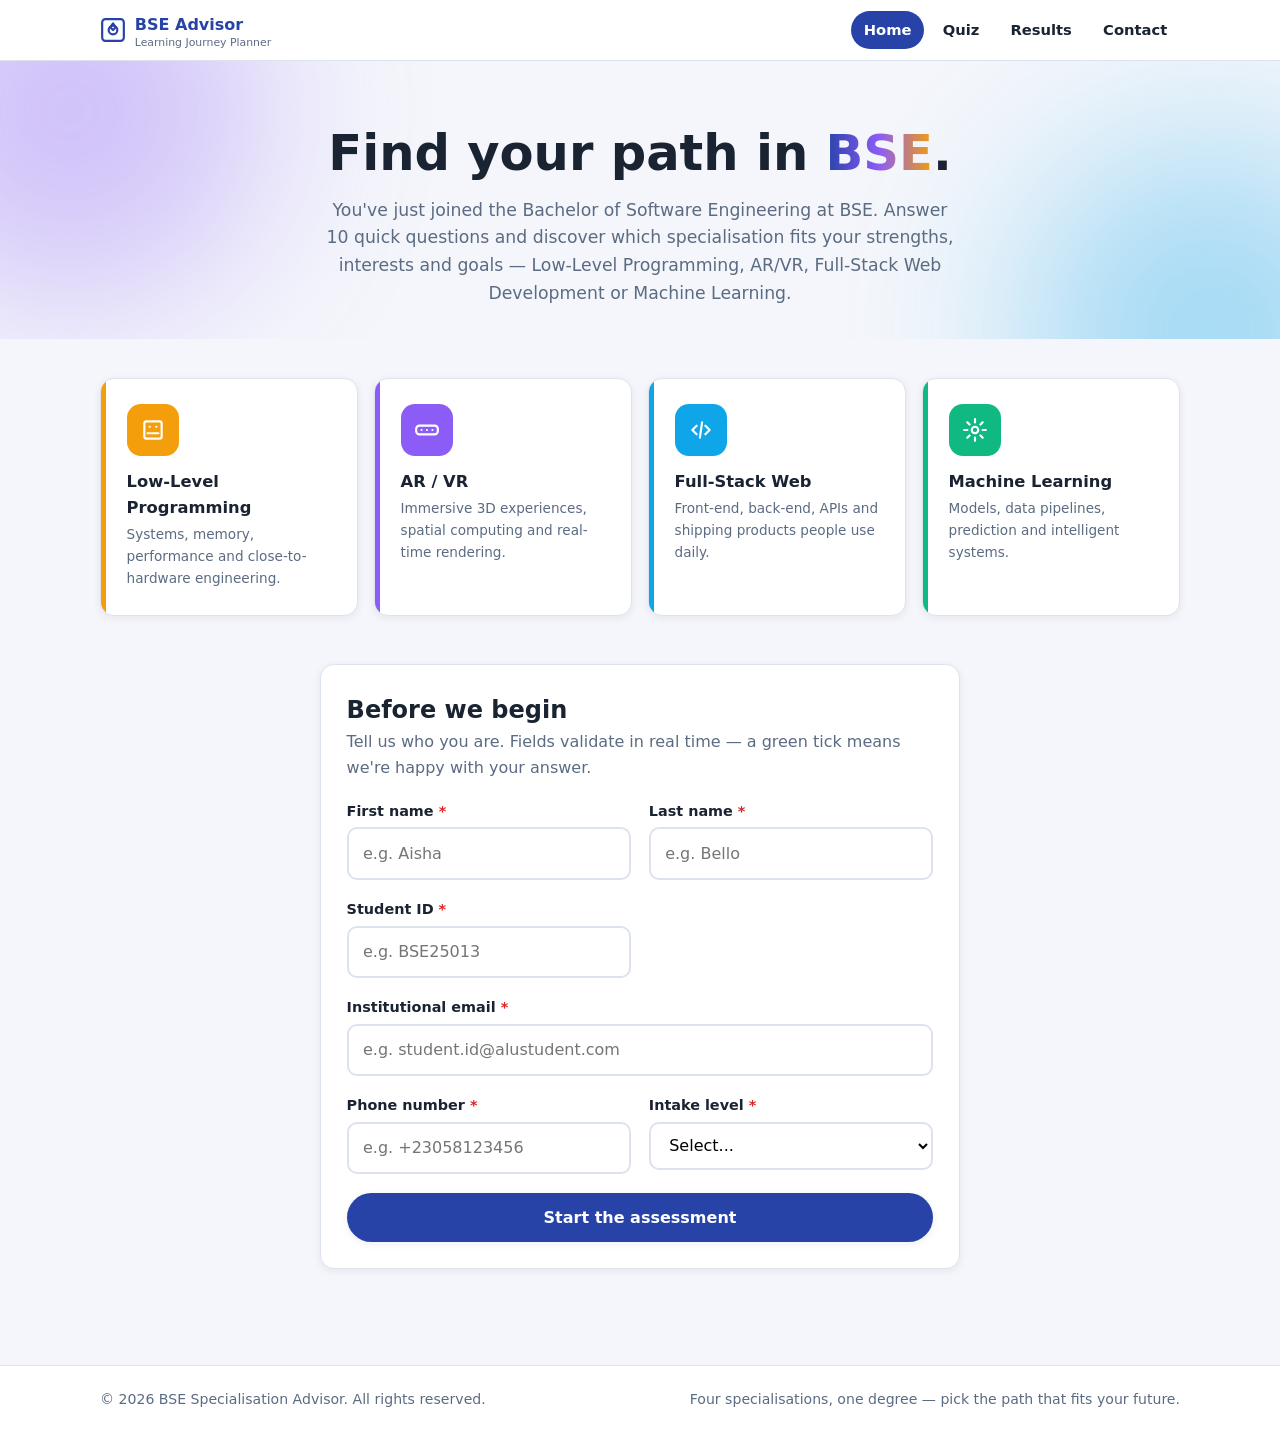
<file: index.html>
<!DOCTYPE html>
<html lang="en">
<head>
  <meta charset="UTF-8">
  <meta name="viewport" content="width=device-width, initial-scale=1.0">
  <meta name="description" content="BSE Specialisation Advisor — help incoming students discover their ideal BSE specialisation.">
  <title>BSE Specialisation Advisor | Home</title>
  <link rel="stylesheet" href="css/style.css">
</head>
<body data-page="landing">

  <!-- ============ HEADER / NAVIGATION ============ -->
  <header class="site-nav">
    <div class="container">
      <a href="index.html" class="brand">
        <!-- Inline SVG logo: compass inside a chip -->
        <svg viewBox="0 0 24 24" fill="none" stroke="currentColor" stroke-width="2" stroke-linecap="round" stroke-linejoin="round" aria-hidden="true">
          <rect x="2" y="2" width="20" height="20" rx="3"/>
          <circle cx="12" cy="12" r="4"/>
          <path d="M9.5 9.5 12 6l2.5 3.5L12 12z"/>
        </svg>
        <span>BSE Advisor<small>Learning Journey Planner</small></span>
      </a>

      <button class="nav-toggle" aria-label="Toggle navigation menu" aria-expanded="false">
        <svg viewBox="0 0 24 24" fill="none" stroke="currentColor" stroke-width="2" stroke-linecap="round" aria-hidden="true">
          <path d="M4 7h16M4 12h16M4 17h16"/>
        </svg>
      </button>

      <nav>
        <ul class="nav-links">
          <li><a href="index.html" data-page="landing">Home</a></li>
          <li><a href="quiz.html" data-page="quiz">Quiz</a></li>
          <li><a href="results.html" data-page="results">Results</a></li>
          <li><a href="contact.html" data-page="contact">Contact</a></li>
        </ul>
      </nav>
    </div>
  </header>

  <main>
    <!-- ============ HERO ============ -->
    <section class="hero hero-glow">
      <div class="container">
        <h1>Find your path in <span class="grad">BSE</span>.</h1>
        <p class="subtitle">
          You've just joined the Bachelor of Software Engineering at BSE.
          Answer 10 quick questions and discover which specialisation fits your
          strengths, interests and goals — Low-Level Programming, AR/VR,
          Full-Stack Web Development or Machine Learning.
        </p>
      </div>
    </section>

    <!-- ============ SPECIALISATION PREVIEW CARDS ============ -->
    <section class="section" style="padding-top: 0;">
      <div class="container stagger">
        <div class="cat-grid">
          <article class="card card-lift cat-card" style="--cat: var(--c-low)">
            <span class="icon" style="background: var(--c-low)">
              <svg viewBox="0 0 24 24" width="26" height="26" fill="none" stroke="currentColor" stroke-width="2" stroke-linecap="round" stroke-linejoin="round" aria-hidden="true"><rect x="4" y="4" width="16" height="16" rx="2"/><path d="M9 9h.01M15 9h.01M7 15h10"/></svg>
            </span>
            <h3>Low-Level Programming</h3>
            <p>Systems, memory, performance and close-to-hardware engineering.</p>
          </article>

          <article class="card card-lift cat-card" style="--cat: var(--c-arvr)">
            <span class="icon" style="background: var(--c-arvr)">
              <svg viewBox="0 0 24 24" width="26" height="26" fill="none" stroke="currentColor" stroke-width="2" stroke-linecap="round" stroke-linejoin="round" aria-hidden="true"><rect x="2" y="8" width="20" height="8" rx="3"/><path d="M7 12h.01M12 12h.01M17 12h.01"/></svg>
            </span>
            <h3>AR / VR</h3>
            <p>Immersive 3D experiences, spatial computing and real-time rendering.</p>
          </article>

          <article class="card card-lift cat-card" style="--cat: var(--c-web)">
            <span class="icon" style="background: var(--c-web)">
              <svg viewBox="0 0 24 24" width="26" height="26" fill="none" stroke="currentColor" stroke-width="2" stroke-linecap="round" stroke-linejoin="round" aria-hidden="true"><path d="M8 8 4 12l4 4M16 8l4 4-4 4M13 5l-2 14"/></svg>
            </span>
            <h3>Full-Stack Web</h3>
            <p>Front-end, back-end, APIs and shipping products people use daily.</p>
          </article>

          <article class="card card-lift cat-card" style="--cat: var(--c-ml)">
            <span class="icon" style="background: var(--c-ml)">
              <svg viewBox="0 0 24 24" width="26" height="26" fill="none" stroke="currentColor" stroke-width="2" stroke-linecap="round" stroke-linejoin="round" aria-hidden="true"><circle cx="12" cy="12" r="3"/><path d="M12 2v3M12 19v3M2 12h3M19 12h3M4.9 4.9l2.1 2.1M17 17l2.1 2.1M19.1 4.9 17 7M7 17l-2.1 2.1"/></svg>
            </span>
            <h3>Machine Learning</h3>
            <p>Models, data pipelines, prediction and intelligent systems.</p>
          </article>
        </div>
      </div>
    </section>

    <!-- ============ STUDENT DETAILS FORM ============ -->
    <section class="section" style="padding-top: 0;">
      <div class="container" style="max-width: 640px;">
        <div class="card">
          <h2>Before we begin</h2>
          <p style="color: var(--muted); margin-bottom: 1.2rem;">
            Tell us who you are. Fields validate in real time — a green tick
            means we're happy with your answer.
          </p>

          <!-- The form is validated live by js/shared.js via data-validate attributes -->
          <form id="landing-form" novalidate>
            <div class="form-grid">
              <div class="field">
                <label for="f-fname">First name <span class="req" aria-hidden="true">*</span></label>
                <input id="f-fname" name="firstName" data-validate="name" type="text"
                       placeholder="e.g. Aisha" autocomplete="given-name" required>
                <small class="error-message" id="fname-error" aria-live="polite"></small>
                <small class="valid-hint" aria-hidden="true">Looks good!</small>
              </div>

              <div class="field">
                <label for="f-lname">Last name <span class="req" aria-hidden="true">*</span></label>
                <input id="f-lname" name="lastName" data-validate="name" type="text"
                       placeholder="e.g. Bello" autocomplete="family-name" required>
                <small class="error-message" id="lname-error" aria-live="polite"></small>
                <small class="valid-hint" aria-hidden="true">Looks good!</small>
              </div>

              <div class="field">
                <label for="f-id">Student ID <span class="req" aria-hidden="true">*</span></label>
                <input id="f-id" name="studentId" data-validate="studentId" type="text"
                       placeholder="e.g. BSE25013" autocomplete="off" required>
                <small class="error-message" id="id-error" aria-live="polite"></small>
                <small class="valid-hint" aria-hidden="true">ID format accepted.</small>
              </div>

              <div class="field field--full">
                <label for="f-email">Institutional email <span class="req" aria-hidden="true">*</span></label>
                <input id="f-email" name="email" data-validate="email" type="email"
                       placeholder="e.g. student.id@alustudent.com" autocomplete="email" required>
                <small class="error-message" id="email-error" aria-live="polite"></small>
                <small class="valid-hint" aria-hidden="true">Institutional address confirmed.</small>
              </div>

              <div class="field">
                <label for="f-phone">Phone number <span class="req" aria-hidden="true">*</span></label>
                <input id="f-phone" name="phone" data-validate="phone" type="tel"
                       placeholder="e.g. +23058123456" autocomplete="tel" required>
                <small class="error-message" id="phone-error" aria-live="polite"></small>
                <small class="valid-hint" aria-hidden="true">Number format accepted.</small>
              </div>

              <div class="field">
                <label for="f-prog">Intake level <span class="req" aria-hidden="true">*</span></label>
                <select id="f-prog" name="programme" required>
                  <option value="">Select...</option>
                  <option value="year1">Year 1</option>
                  <option value="year2">Year 2</option>
                  <option value="year3">Year 3</option>
                </select>
                <small class="error-message" id="prog-error" aria-live="polite">Please choose your intake level.</small>
              </div>
            </div>

            <button type="submit" class="btn btn-primary btn-block" style="margin-top: 1.2rem;">
              Start the assessment
            </button>
          </form>
        </div>
      </div>
    </section>
  </main>

  <!-- ============ FOOTER ============ -->
  <footer class="site-footer">
    <div class="container">
      <span>© 2026 BSE Specialisation Advisor. All rights reserved.</span>
      <span>Four specialisations, one degree — pick the path that fits your future.</span>
    </div>
  </footer>

  <script src="js/shared.js"></script>
  <script src="js/landing.js"></script>
</body>
</html>
</file>
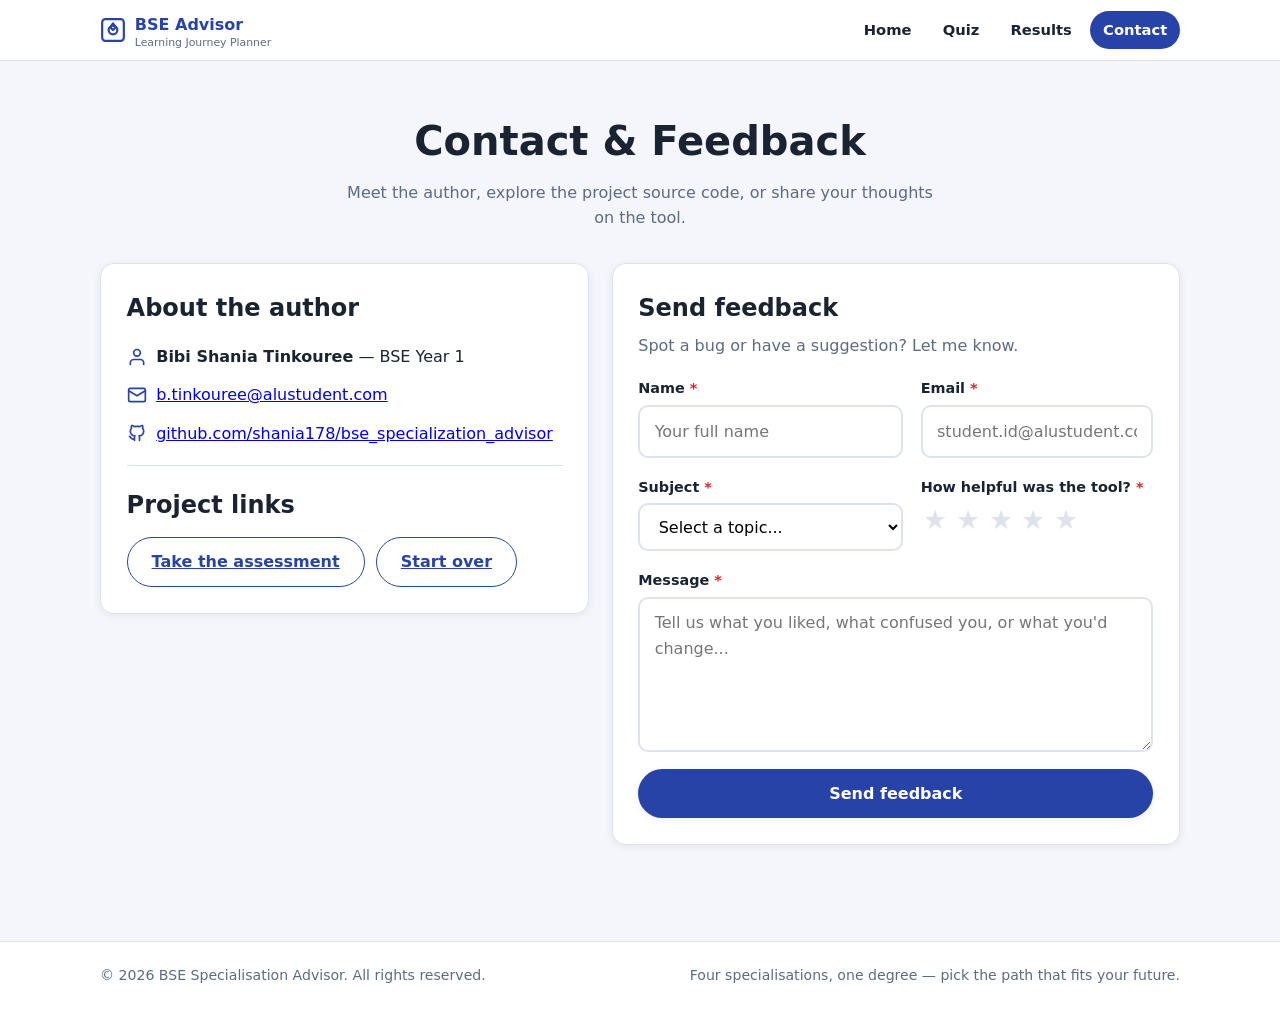
<file: contact.html>
<!DOCTYPE html>
<html lang="en">
<head>
  <meta charset="UTF-8">
  <meta name="viewport" content="width=device-width, initial-scale=1.0">
  <meta name="description" content="BSE Specialisation Advisor — author details and feedback form.">
  <title>BSE Specialisation Advisor | Contact</title>
  <link rel="stylesheet" href="css/style.css">
</head>
<body data-page="contact">

  <!-- ============ HEADER / NAVIGATION ============ -->
  <header class="site-nav">
    <div class="container">
      <a href="index.html" class="brand">
        <svg viewBox="0 0 24 24" fill="none" stroke="currentColor" stroke-width="2" stroke-linecap="round" stroke-linejoin="round" aria-hidden="true">
          <rect x="2" y="2" width="20" height="20" rx="3"/>
          <circle cx="12" cy="12" r="4"/>
          <path d="M9.5 9.5 12 6l2.5 3.5L12 12z"/>
        </svg>
        <span>BSE Advisor<small>Learning Journey Planner</small></span>
      </a>

      <button class="nav-toggle" aria-label="Toggle navigation menu" aria-expanded="false">
        <svg viewBox="0 0 24 24" fill="none" stroke="currentColor" stroke-width="2" stroke-linecap="round" aria-hidden="true">
          <path d="M4 7h16M4 12h16M4 17h16"/>
        </svg>
      </button>

      <nav>
        <ul class="nav-links">
          <li><a href="index.html" data-page="landing">Home</a></li>
          <li><a href="quiz.html" data-page="quiz">Quiz</a></li>
          <li><a href="results.html" data-page="results">Results</a></li>
          <li><a href="contact.html" data-page="contact">Contact</a></li>
        </ul>
      </nav>
    </div>
  </header>

  <main>
    <section class="section">
      <div class="container">
        <div class="page-head">
          <h1>Contact &amp; Feedback</h1>
          <p>Meet the author, explore the project source code, or share your thoughts on the tool.</p>
        </div>

        <div class="contact-grid">
          <!-- ============ AUTHOR CARD ============ -->
          <div class="card">
            <h2>About the author</h2>
            <ul class="author-list">
              <li>
                <svg viewBox="0 0 24 24" fill="none" stroke="currentColor" stroke-width="2" stroke-linecap="round" stroke-linejoin="round" aria-hidden="true"><path d="M20 21v-2a4 4 0 0 0-4-4H8a4 4 0 0 0-4 4v2"/><circle cx="12" cy="7" r="4"/></svg>
                <span><strong>Bibi Shania Tinkouree</strong> — BSE Year 1</span>
              </li>
              <li>
                <svg viewBox="0 0 24 24" fill="none" stroke="currentColor" stroke-width="2" stroke-linecap="round" stroke-linejoin="round" aria-hidden="true"><rect x="2" y="4" width="20" height="16" rx="2"/><path d="m2 7 10 6L22 7"/></svg>
                <a href="mailto:b.tinkouree@alustudent.com">b.tinkouree@alustudent.com</a>
              </li>
              <li>
                <svg viewBox="0 0 24 24" fill="none" stroke="currentColor" stroke-width="2" stroke-linecap="round" stroke-linejoin="round" aria-hidden="true"><path d="M9 19c-4.3 1.4-4.3-2.5-6-3m12 5v-3.5c0-1 .1-1.4-.5-2 2.8-.3 5.5-1.4 5.5-6a4.6 4.6 0 0 0-1.3-3.2 4.2 4.2 0 0 0-.1-3.2s-1.1-.3-3.5 1.3a12.3 12.3 0 0 0-6.2 0C6.6 2.8 5.5 3.1 5.5 3.1a4.2 4.2 0 0 0-.1 3.2A4.6 4.6 0 0 0 4 9.5c0 4.6 2.7 5.7 5.5 6-.6.6-.6 1.2-.5 2V21"/></svg>
                <a href="https://github.com/shania178/bse_specialization_advisor" target="_blank" rel="noopener">github.com/shania178/bse_specialization_advisor</a>
              </li>
            </ul>

            <hr style="border:none;border-top:1px solid var(--line);margin:1.2rem 0;">

            <h2>Project links</h2>
            <div style="display:flex;gap:.7rem;flex-wrap:wrap;margin-top:.8rem;">
              <a class="btn btn-ghost" href="quiz.html">Take the assessment</a>
              <a class="btn btn-ghost" href="index.html">Start over</a>
            </div>
          </div>

          <!-- ============ FEEDBACK FORM ============ -->
          <div class="card">
            <h2>Send feedback</h2>
            <p style="color:var(--muted);margin:.3rem 0 1.2rem;">Spot a bug or have a suggestion? Let me know.</p>

            <!-- Success banner (hidden until a valid submit) -->
            <div id="contact-success" class="success-banner" role="status">
              Thanks! Your feedback has been recorded (demo — no server involved).
            </div>

            <!-- Validated live by js/contact.js via data-validate attributes -->
            <form id="contact-form" novalidate>
              <div class="form-grid">
                <div class="field">
                  <label for="c-name">Name <span class="req" aria-hidden="true">*</span></label>
                  <input id="c-name" name="name" data-validate="name" type="text"
                         placeholder="Your full name" autocomplete="name" required>
                  <small class="error-message" id="c-name-error" aria-live="polite"></small>
                  <small class="valid-hint" aria-hidden="true">Thanks!</small>
                </div>

                <div class="field">
                  <label for="c-email">Email <span class="req" aria-hidden="true">*</span></label>
                  <input id="c-email" name="email" data-validate="email" type="email"
                         placeholder="student.id@alustudent.com" autocomplete="email" required>
                  <small class="error-message" id="c-email-error" aria-live="polite"></small>
                  <small class="valid-hint" aria-hidden="true">Institutional address confirmed.</small>
                </div>

                <div class="field">
                  <label for="c-subject">Subject <span class="req" aria-hidden="true">*</span></label>
                  <select id="c-subject" name="subject" data-validate="subject" required>
                    <option value="">Select a topic...</option>
                    <option value="bug">Bug report</option>
                    <option value="idea">Suggestion / feature idea</option>
                    <option value="question">Question about my results</option>
                    <option value="other">Something else</option>
                  </select>
                  <small class="error-message" id="c-subject-error" aria-live="polite">Please choose a subject.</small>
                </div>

                <!-- Interactive star rating (JS handles hover + click) -->
                <div class="field">
                  <label>How helpful was the tool? <span class="req" aria-hidden="true">*</span></label>
                  <div class="stars" id="stars" role="radiogroup" aria-label="Rating">
                    <!-- Star buttons 1..5; JS sets the .on class and value -->
                  </div>
                  <small class="error-message" id="c-rating-error" aria-live="polite">Please tap a star to rate the tool.</small>
                </div>

                <div class="field field--full">
                  <label for="c-message">Message <span class="req" aria-hidden="true">*</span></label>
                  <textarea id="c-message" name="message" data-validate="message" rows="5"
                            placeholder="Tell us what you liked, what confused you, or what you'd change..." required></textarea>
                  <small class="error-message" id="c-message-error" aria-live="polite"></small>
                  <small class="valid-hint" aria-hidden="true">Great — that's detailed enough.</small>
                </div>
              </div>

              <button type="submit" class="btn btn-primary btn-block" style="margin-top:1.1rem;">Send feedback</button>
            </form>
          </div>
        </div>
      </div>
    </section>
  </main>

  <!-- ============ FOOTER ============ -->
  <footer class="site-footer">
    <div class="container">
      <span>© 2026 BSE Specialisation Advisor. All rights reserved.</span>
      <span>Four specialisations, one degree — pick the path that fits your future.</span>
    </div>
  </footer>

  <script src="js/shared.js"></script>
  <script src="js/contact.js"></script>
</body>
</html>
</file>
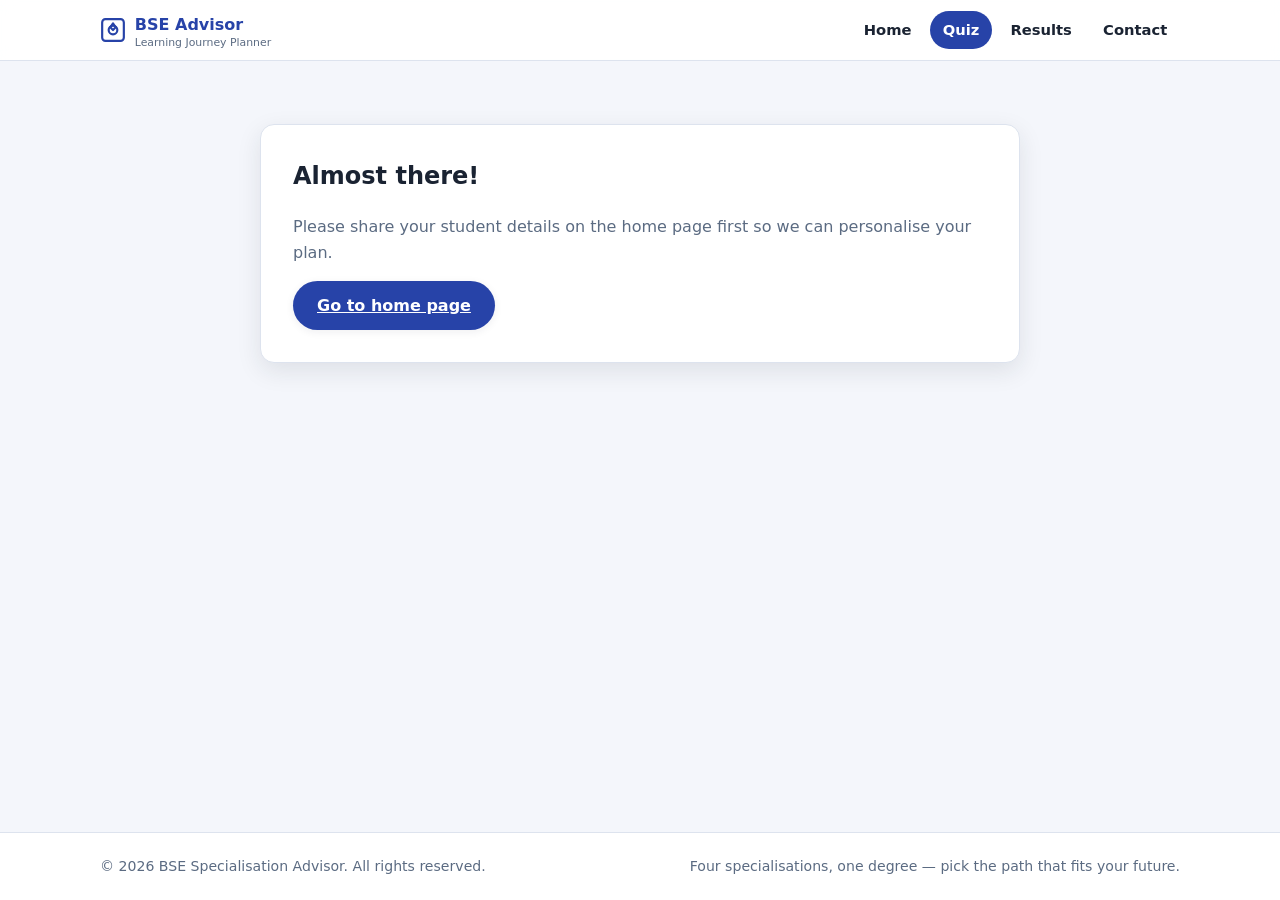
<file: quiz.html>
<!DOCTYPE html>
<html lang="en">
<head>
  <meta charset="UTF-8">
  <meta name="viewport" content="width=device-width, initial-scale=1.0">
  <meta name="description" content="BSE Specialisation Advisor — interactive quiz.">
  <title>BSE Specialisation Advisor | Quiz</title>
  <link rel="stylesheet" href="css/style.css">
</head>
<body data-page="quiz">

  <!-- ============ HEADER / NAVIGATION ============ -->
  <header class="site-nav">
    <div class="container">
      <a href="index.html" class="brand">
        <svg viewBox="0 0 24 24" fill="none" stroke="currentColor" stroke-width="2" stroke-linecap="round" stroke-linejoin="round" aria-hidden="true">
          <rect x="2" y="2" width="20" height="20" rx="3"/>
          <circle cx="12" cy="12" r="4"/>
          <path d="M9.5 9.5 12 6l2.5 3.5L12 12z"/>
        </svg>
        <span>BSE Advisor<small>Learning Journey Planner</small></span>
      </a>

      <button class="nav-toggle" aria-label="Toggle navigation menu" aria-expanded="false">
        <svg viewBox="0 0 24 24" fill="none" stroke="currentColor" stroke-width="2" stroke-linecap="round" aria-hidden="true">
          <path d="M4 7h16M4 12h16M4 17h16"/>
        </svg>
      </button>

      <nav>
        <ul class="nav-links">
          <li><a href="index.html" data-page="landing">Home</a></li>
          <li><a href="quiz.html" data-page="quiz">Quiz</a></li>
          <li><a href="results.html" data-page="results">Results</a></li>
          <li><a href="contact.html" data-page="contact">Contact</a></li>
        </ul>
      </nav>
    </div>
  </header>

  <main>
    <section class="section">
      <div class="container quiz-shell">

        <!-- Student greeting (filled by JS from sessionStorage) -->
        <p id="quiz-greet" style="margin-bottom: .9rem; font-weight: 700; color: var(--muted);"></p>

        <!-- ============ PROGRESS + COUNTER + LIVE TIMER ============ -->
        <div class="quiz-topbar">
          <div class="progress-track" role="progressbar" aria-label="Quiz progress">
            <div id="progress-fill" class="progress-fill"></div>
          </div>
          <span id="q-counter" class="q-counter">Question 1 / 10</span>
          <!-- Timer badge; JS adds .danger under 30s (pulse + red) -->
          <span id="timer-badge" class="timer-badge" aria-live="polite">
            <svg viewBox="0 0 24 24" fill="none" stroke="currentColor" stroke-width="2" stroke-linecap="round" stroke-linejoin="round" aria-hidden="true">
              <circle cx="12" cy="13" r="8"/>
              <path d="M12 9v4l2.5 2.5M9 2h6"/>
            </svg>
            <span id="timer-text">05:00</span>
          </span>
        </div>

        <!-- Question card — its inner HTML is rebuilt by js/quiz.js each question -->
        <div id="quiz-card" class="quiz-card" aria-live="polite"></div>

        <!-- ============ TIMEOUT LOCK SCREEN ============ -->
        <div id="lock-screen" class="quiz-lock-screen" role="dialog" aria-labelledby="lock-title">
          <div>
            <h2 id="lock-title">Time's up!</h2>
            <p>Your current answers have been recorded. Redirecting to your results...</p>
          </div>
        </div>

      </div>
    </section>
  </main>

  <!-- ============ FOOTER ============ -->
  <footer class="site-footer">
    <div class="container">
      <span>© 2026 BSE Specialisation Advisor. All rights reserved.</span>
      <span>Four specialisations, one degree — pick the path that fits your future.</span>
    </div>
  </footer>

  <!-- =====================================================================
       IMAGE HOTSPOT SCENE TEMPLATE
       A hand-drawn SVG "tech hub" scene. Four hotspot circles are layered
       over the objects; clicking one records the matching specialisation.
       The <template> element keeps markup in HTML and logic in JS.
       ===================================================================== -->
  <template id="hotspot-scene">
    <div class="hotspot-stage">
      <svg viewBox="0 0 800 460" xmlns="http://www.w3.org/2000/svg" role="img"
           aria-label="Illustration of a tech hub: circuit board, laptop, VR headset and robot">
        <defs>
          <linearGradient id="room" x1="0" y1="0" x2="0" y2="1">
            <stop offset="0" stop-color="#eef1fb"/>
            <stop offset="1" stop-color="#d9e2f1"/>
          </linearGradient>
        </defs>

        <!-- Room background -->
        <rect class="scene-bg" width="800" height="460" fill="url(#room)"/>

        <!-- Desk surface + front panel -->
        <rect class="scene-bg" x="20" y="278" width="760" height="22" fill="#c9d3e4"/>
        <rect class="scene-bg" x="20" y="300" width="760" height="160" fill="#b3c0d6"/>

        <!-- CIRCUIT BOARD (Low-Level) -->
        <g class="scene-bg">
          <rect x="58" y="188" width="128" height="92" rx="8" fill="#1f7a5a"/>
          <rect x="70" y="200" width="104" height="68" rx="4" fill="#2e9c74"/>
          <!-- circuit traces -->
          <path d="M90 230h20M90 240h16M110 250h14M128 230h14" stroke="#f6d365" stroke-width="3" fill="none"/>
          <circle cx="86" cy="236" r="3" fill="#f6d365"/>
          <circle cx="146" cy="236" r="3" fill="#f6d365"/>
          <!-- chip -->
          <rect x="94" y="252" width="44" height="30" rx="3" fill="#20242c"/>
          <rect x="102" y="260" width="28" height="14" rx="1" fill="#39414f"/>
          <path d="M104 252v-6M116 252v-6M128 252v-6" stroke="#20242c" stroke-width="3"/>
        </g>

        <!-- LAPTOP / CODE (Full-Stack Web) -->
        <g class="scene-bg">
          <rect x="352" y="96" width="196" height="132" rx="10" fill="#20242c"/>
          <rect x="360" y="104" width="180" height="116" rx="6" fill="#0f172a"/>
          <!-- code lines -->
          <rect x="374" y="122" width="90" height="7" rx="3" fill="#22d3ee"/>
          <rect x="374" y="140" width="60" height="7" rx="3" fill="#a78bfa"/>
          <rect x="390" y="158" width="80" height="7" rx="3" fill="#34d399"/>
          <rect x="390" y="176" width="48" height="7" rx="3" fill="#a78bfa"/>
          <rect x="374" y="194" width="70" height="7" rx="3" fill="#22d3ee"/>
          <rect x="420" y="228" width="60" height="8" rx="3" fill="#20242c"/>
          <rect x="404" y="236" width="92" height="10" rx="4" fill="#20242c"/>
        </g>

        <!-- VR HEADSET (AR/VR) -->
        <g class="scene-bg">
          <rect x="566" y="120" width="118" height="66" rx="26" fill="#4c1d95"/>
          <rect x="582" y="134" width="34" height="38" rx="10" fill="#0d0b1a"/>
          <rect x="634" y="134" width="34" height="38" rx="10" fill="#0d0b1a"/>
          <path d="M566 138h-26M684 138h26" stroke="#7c3aed" stroke-width="8" fill="none"/>
          <circle cx="599" cy="153" r="7" fill="#22d3ee" opacity=".8"/>
          <circle cx="651" cy="153" r="7" fill="#f472b6" opacity=".8"/>
        </g>

        <!-- ROBOT (Machine Learning) -->
        <g class="scene-bg">
          <rect x="614" y="222" width="72" height="56" rx="12" fill="#e5e7eb"/>
          <rect x="622" y="230" width="56" height="16" rx="8" fill="#374151"/>
          <circle cx="636" cy="246" r="5" fill="#ef4444"/>
          <circle cx="664" cy="246" r="5" fill="#22d3ee"/>
          <rect x="630" y="262" width="40" height="16" rx="4" fill="#9ca3af"/>
          <path d="M650 250v24M640 262h20" stroke="#6b7280" stroke-width="3" fill="none"/>
          <rect x="646" y="212" width="8" height="12" rx="2" fill="#f59e0b"/>
          <circle cx="650" cy="210" r="6" fill="#f59e0b"/>
        </g>

        <!-- Labels -->
        <g class="scene-bg" font-family="sans-serif" font-size="14" font-weight="700" fill="#334155">
          <text x="78" y="180">Circuit</text>
          <text x="396" y="90">Laptop</text>
          <text x="580" y="112">VR</text>
          <text x="634" y="206">Robot</text>
        </g>

        <!-- ============ INTERACTIVE HOTSPOTS (click targets) ============ -->
        <!-- Each hotspot: an invisible 72px hit circle (so the whole object
             is clickable, not just the small dot/ring), a dashed ring + core
             dot that light up on hover/selection. data-cat maps the click to
             a specialisation category. -->
        <g class="hotspot-region" data-cat="low" tabindex="0" role="button" aria-label="Circuit board (Low-Level)">
          <circle class="hit" cx="122" cy="234" r="72"/>
          <circle class="core" cx="122" cy="234" r="10"/>
          <circle class="ring" cx="122" cy="234" r="42"/>
        </g>
        <g class="hotspot-region" data-cat="web" tabindex="0" role="button" aria-label="Laptop with code (Full-Stack Web)">
          <circle class="hit" cx="450" cy="162" r="72"/>
          <circle class="core" cx="450" cy="162" r="10"/>
          <circle class="ring" cx="450" cy="162" r="42"/>
        </g>
        <g class="hotspot-region" data-cat="arvr" tabindex="0" role="button" aria-label="VR headset (AR/VR)">
          <circle class="hit" cx="625" cy="153" r="72"/>
          <circle class="core" cx="625" cy="153" r="10"/>
          <circle class="ring" cx="625" cy="153" r="42"/>
        </g>
        <g class="hotspot-region" data-cat="ml" tabindex="0" role="button" aria-label="Robot (Machine Learning)">
          <circle class="hit" cx="650" cy="250" r="72"/>
          <circle class="core" cx="650" cy="250" r="10"/>
          <circle class="ring" cx="650" cy="250" r="42"/>
        </g>
      </svg>
    </div>
    <!-- Confirm button appears once a hotspot is selected -->
    <button id="hotspot-confirm" class="btn btn-primary hotspot-confirm" disabled>Confirm this choice</button>
  </template>

  <script src="js/shared.js"></script>
  <script src="js/quiz.js"></script>
</body>
</html>
</file>
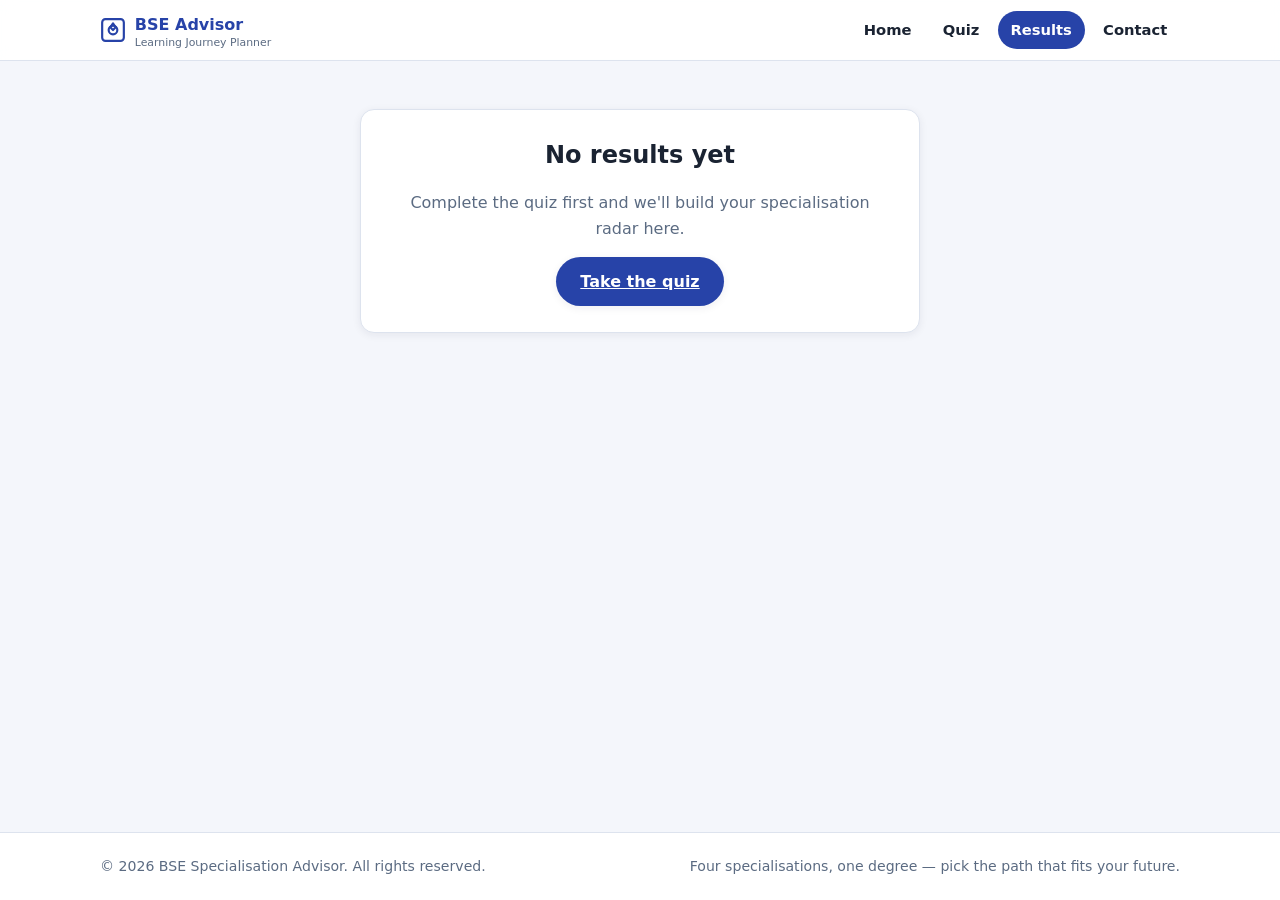
<file: results.html>
<!DOCTYPE html>
<html lang="en">
<head>
  <meta charset="UTF-8">
  <meta name="viewport" content="width=device-width, initial-scale=1.0">
  <meta name="description" content="BSE Specialisation Advisor — your personalised results.">
  <title>BSE Specialisation Advisor | Results</title>
  <link rel="stylesheet" href="css/style.css">
</head>
<body data-page="results">

  <!-- ============ HEADER / NAVIGATION ============ -->
  <header class="site-nav">
    <div class="container">
      <a href="index.html" class="brand">
        <svg viewBox="0 0 24 24" fill="none" stroke="currentColor" stroke-width="2" stroke-linecap="round" stroke-linejoin="round" aria-hidden="true">
          <rect x="2" y="2" width="20" height="20" rx="3"/>
          <circle cx="12" cy="12" r="4"/>
          <path d="M9.5 9.5 12 6l2.5 3.5L12 12z"/>
        </svg>
        <span>BSE Advisor<small>Learning Journey Planner</small></span>
      </a>

      <button class="nav-toggle" aria-label="Toggle navigation menu" aria-expanded="false">
        <svg viewBox="0 0 24 24" fill="none" stroke="currentColor" stroke-width="2" stroke-linecap="round" aria-hidden="true">
          <path d="M4 7h16M4 12h16M4 17h16"/>
        </svg>
      </button>

      <nav>
        <ul class="nav-links">
          <li><a href="index.html" data-page="landing">Home</a></li>
          <li><a href="quiz.html" data-page="quiz">Quiz</a></li>
          <li><a href="results.html" data-page="results">Results</a></li>
          <li><a href="contact.html" data-page="contact">Contact</a></li>
        </ul>
      </nav>
    </div>
  </header>

  <main>
    <!-- The JS fills this whole results region from sessionStorage data. -->
    <div id="results-root">
      <section class="section">
        <div class="container">
          <div class="page-head">
            <h1>Calculating your profile...</h1>
            <p>Please wait a moment.</p>
          </div>
        </div>
      </section>
    </div>
  </main>

  <!-- ============ FOOTER ============ -->
  <footer class="site-footer">
    <div class="container">
      <span>© 2026 BSE Specialisation Advisor. All rights reserved.</span>
      <span>Four specialisations, one degree — pick the path that fits your future.</span>
    </div>
  </footer>

  <script src="js/shared.js"></script>
  <script src="js/results.js"></script>
</body>
</html>
</file>
<file: css/style.css>
/* ==========================================================================
   BSE Specialisation Advisor - Global Stylesheet
   --------------------------------------------------------------------------
   Design system: CSS custom properties (design tokens), reset, layout,
   components, validation states, micro-animations and responsive queries.
   Every functional block below is commented to explain its technical logic.
   ========================================================================== */

/* --------------------------------------------------------------------------
   1. DESIGN TOKENS  — single source of truth for colours, spacing & radii.
   Overriding a token here restyles the entire app.
   -------------------------------------------------------------------------- */
:root {
  /* Brand palette */
  --primary:        #2743a8;   /* institutional indigo */
  --primary-dark:   #1c2f78;   /* darker shade for hovers */
  --primary-tint:   #eef1fb;   /* pale background tint */
  --accent:         #f59e0b;   /* warm amber accent */
  --accent-tint:    #fdf3e0;

  /* Neutral / typography scale */
  --bg:             #f4f6fb;
  --surface:        #ffffff;
  --ink:            #1a2332;
  --muted:          #5b6b82;
  --line:           #dde3ee;

  /* Semantic status colours (validation + timeout states) */
  --ok:             #16a34a;
  --ok-tint:        #e7f6ec;
  --err:            #dc2626;
  --err-tint:       #fdecec;

  /* One colour per specialisation (mirrors the Canvas radar chart) */
  --c-low:          #f59e0b;   /* Low-Level Programming */
  --c-arvr:         #8b5cf6;   /* AR / VR */
  --c-web:          #0ea5e9;   /* Full-Stack Web */
  --c-ml:           #10b981;   /* Machine Learning */

  /* Layout rhythm */
  --radius:         14px;
  --radius-sm:      10px;
  --shadow-sm:      0 2px 8px rgba(26,35,50,.07);
  --shadow-md:      0 8px 24px rgba(26,35,50,.10);
  --shadow-lg:      0 18px 44px rgba(26,35,50,.16);
  --trans:          .22s cubic-bezier(.4,0,.2,1);   /* shared motion curve */
}

/* --------------------------------------------------------------------------
   2. RESET  — normalise box sizing, margins and font rendering.
   -------------------------------------------------------------------------- */
*,
*::before,
*::after {
  box-sizing: border-box;
  margin: 0;
  padding: 0;
}

html { scroll-behavior: smooth; }   /* gentle anchor scrolling */

body {
  font-family: "Segoe UI", system-ui, -apple-system, Roboto, Helvetica, Arial, sans-serif;
  background: var(--bg);
  color: var(--ink);
  line-height: 1.6;
  min-height: 100vh;
  display: flex;
  flex-direction: column;
}

/* Focus ring for keyboard users (accessibility requirement) */
:focus-visible {
  outline: 3px solid var(--accent);
  outline-offset: 2px;
  border-radius: 4px;
}

img, svg, video, canvas { max-width: 100%; display: block; }

/* --------------------------------------------------------------------------
   3. LAYOUT PRIMITIVES
   -------------------------------------------------------------------------- */
.container {
  width: min(1080px, 92%);
  margin-inline: auto;
}

main { flex: 1 0 auto; }   /* pushes footer to bottom of viewport */

.section { padding: 3rem 0; }

.page-head { text-align: center; margin-bottom: 2rem; }
.page-head h1 { font-size: clamp(1.7rem, 4vw, 2.5rem); }
.page-head p  { color: var(--muted); max-width: 60ch; margin: .4rem auto 0; }

/* ==========================================================================
   4. NAVIGATION + FOOTER
   -------------------------------------------------------------------------- */
.site-nav {
  position: sticky;
  top: 0;
  z-index: 50;
  background: rgba(255,255,255,.92);
  backdrop-filter: blur(8px);          /* frosted-glass header */
  border-bottom: 1px solid var(--line);
}
.site-nav .container { display: flex; align-items: center; justify-content: space-between; gap: 1rem; padding-block: .7rem; }

.brand { display: flex; align-items: center; gap: .55rem; font-weight: 800; color: var(--primary); text-decoration: none; }
.brand svg { width: 26px; height: 26px; }
.brand small { display: block; font-weight: 500; color: var(--muted); font-size: .68rem; line-height: 1; }

.nav-links { display: flex; gap: .35rem; list-style: none; align-items: center; }
.nav-links a {
  display: block;
  padding: .45rem .8rem;
  border-radius: 999px;
  color: var(--ink);
  text-decoration: none;
  font-weight: 600;
  font-size: .92rem;
  transition: background var(--trans), color var(--trans);
}
.nav-links a:hover { background: var(--primary-tint); color: var(--primary); }
/* Active page highlight is driven by shared.js adding .active to the link */
.nav-links a.active { background: var(--primary); color: #fff; }

/* Mobile hamburger (display controlled by shared.js toggle) */
.nav-toggle {
  display: none;
  background: none;
  border: 1px solid var(--line);
  border-radius: 8px;
  padding: .4rem .6rem;
  cursor: pointer;
}
.nav-toggle svg { width: 22px; height: 22px; }

.site-footer {
  margin-top: 3rem;
  border-top: 1px solid var(--line);
  background: var(--surface);
  padding: 1.4rem 0;
  color: var(--muted);
  font-size: .88rem;
}
.site-footer .container { display: flex; flex-wrap: wrap; justify-content: space-between; gap: .6rem; }
.site-footer a { color: var(--primary); }

/* --------------------------------------------------------------------------
   5. BUTTONS + CARDS
   -------------------------------------------------------------------------- */
.btn {
  display: inline-flex;
  align-items: center;
  justify-content: center;
  gap: .5rem;
  border: none;
  cursor: pointer;
  font: inherit;
  font-weight: 700;
  padding: .72rem 1.5rem;
  border-radius: 999px;
  transition: transform var(--trans), box-shadow var(--trans), background var(--trans), opacity var(--trans);
}
.btn:disabled {
  opacity: .45;
  cursor: not-allowed;
  transform: none !important;
  box-shadow: none !important;
}
.btn-primary { background: var(--primary); color: #fff; box-shadow: var(--shadow-sm); }
.btn-primary:not(:disabled):hover { background: var(--primary-dark); transform: translateY(-2px); box-shadow: var(--shadow-md); }
.btn-primary:not(:disabled):active { transform: translateY(0) scale(.98); }   /* press micro-animation */

.btn-accent { background: var(--accent); color: #1a2332; box-shadow: var(--shadow-sm); }
.btn-accent:not(:disabled):hover { background: #e69205; transform: translateY(-2px); box-shadow: var(--shadow-md); }

.btn-ghost { background: var(--surface); color: var(--primary); border: 1.5px solid var(--primary); }
.btn-ghost:hover { background: var(--primary-tint); transform: translateY(-2px); }

.btn-block { width: 100%; }

.card {
  background: var(--surface);
  border: 1px solid var(--line);
  border-radius: var(--radius);
  box-shadow: var(--shadow-sm);
  padding: 1.6rem;
  transition: transform var(--trans), box-shadow var(--trans);
}
/* Hover lift micro-animation used by preview / result cards */
.card-lift:hover { transform: translateY(-5px); box-shadow: var(--shadow-md); }

/* --------------------------------------------------------------------------
   6. FORMS + REAL-TIME VALIDATION STATES
   -------------------------------------------------------------------------- */
.form-grid { display: grid; grid-template-columns: 1fr 1fr; gap: 1.1rem; }
.field { display: flex; flex-direction: column; gap: .3rem; }
.field--full { grid-column: 1 / -1; }          /* spans both columns */

.field label { font-weight: 700; font-size: .9rem; }
.field label .req { color: var(--err); }

.field input,
.field select,
.field textarea {
  font: inherit;
  padding: .72rem .9rem;
  border: 2px solid var(--line);
  border-radius: var(--radius-sm);
  background: var(--surface);
  transition: border-color var(--trans), box-shadow var(--trans), background var(--trans);
}
.field input:focus,
.field select:focus,
.field textarea:focus {
  border-color: var(--primary);
  box-shadow: 0 0 0 4px rgba(39,67,168,.12);
  outline: none;
}

/* Valid state — green border + subtle green glow (toggled by JS .is-valid) */
.field .is-valid { border-color: var(--ok); background: var(--ok-tint); box-shadow: 0 0 0 4px rgba(22,163,74,.10); }
/* Invalid state — red border + red glow + shake animation */
.field .is-invalid { border-color: var(--err); background: var(--err-tint); box-shadow: 0 0 0 4px rgba(220,38,38,.10); animation: shake .3s ease; }

/* Error message: hidden by default, shown via JS when a field fails */
.error-message {
  display: none;
  color: var(--err);
  font-size: .8rem;
  font-weight: 600;
}
.error-message[aria-hidden="false"] { display: block; animation: fadeIn .25s ease; }
/* Tick icon shown next to a valid field */
.valid-hint { display: none; color: var(--ok); font-size: .8rem; font-weight: 600; }
.valid-hint[aria-hidden="false"] { display: block; }

/* The shared "success" banner shown on the contact page */
.success-banner {
  display: none;
  background: var(--ok-tint);
  border: 1px solid var(--ok);
  color: #14532d;
  border-radius: var(--radius-sm);
  padding: 1rem 1.2rem;
  font-weight: 600;
}
.success-banner.show { display: block; animation: fadeInUp .4s ease; }

/* --------------------------------------------------------------------------
   7. LANDING PAGE COMPONENTS
   -------------------------------------------------------------------------- */
.hero { text-align: center; padding: 4rem 0 2rem; }
.hero h1 { font-size: clamp(2rem, 5vw, 3.1rem); line-height: 1.15; }
.hero h1 .grad {
  background: linear-gradient(90deg, var(--primary), var(--c-arvr), var(--accent));
  -webkit-background-clip: text;
  background-clip: text;
  color: transparent;
}
.hero .subtitle { color: var(--muted); font-size: 1.08rem; max-width: 58ch; margin: .9rem auto 0; }

/* Animated floating blobs behind the hero (pure CSS micro-animation) */
.hero-glow { position: relative; overflow: hidden; }
.hero-glow::before,
.hero-glow::after {
  content: "";
  position: absolute;
  width: 380px;
  height: 380px;
  border-radius: 50%;
  filter: blur(90px);
  opacity: .35;
  z-index: -1;
  animation: drift 14s ease-in-out infinite alternate;
}
.hero-glow::before { background: var(--c-arvr); top: -140px; left: -120px; }
.hero-glow::after  { background: var(--c-web);  bottom: -180px; right: -120px; animation-delay: 4s; }

/* Four specialisation preview cards (row of 4 on desktop) */
.cat-grid { display: grid; grid-template-columns: repeat(4, 1fr); gap: 1rem; margin-top: 2.4rem; }
.cat-card { position: relative; overflow: hidden; }
.cat-card .icon { width: 52px; height: 52px; border-radius: 14px; display: grid; place-items: center; margin-bottom: .8rem; color: #fff; }
.cat-card h3 { font-size: 1.02rem; margin-bottom: .2rem; }
.cat-card p { color: var(--muted); font-size: .85rem; }
/* Colour stripe accent drawn with a pseudo-element */
.cat-card::after {
  content: "";
  position: absolute;
  inset: 0 auto 0 0;
  width: 5px;
  background: var(--cat, var(--primary));
}

/* ==========================================================================
   8. QUIZ PAGE COMPONENTS
   -------------------------------------------------------------------------- */
.quiz-shell { max-width: 760px; margin-inline: auto; }

/* Top bar: progress + question counter + live timer */
.quiz-topbar { display: flex; align-items: center; gap: 1rem; margin-bottom: .8rem; }
.progress-track { flex: 1; height: 12px; background: var(--line); border-radius: 999px; overflow: hidden; }
.progress-fill {
  height: 100%;
  width: 0%;
  background: linear-gradient(90deg, var(--c-web), var(--c-arvr), var(--accent));
  border-radius: 999px;
  transition: width .5s cubic-bezier(.4,0,.2,1);   /* smooth progress sweep */
}
.q-counter { font-weight: 800; font-size: .92rem; white-space: nowrap; color: var(--muted); }

/* Timer badge — turns red + pulses when under 30s (state toggled by JS) */
.timer-badge {
  display: inline-flex;
  align-items: center;
  gap: .4rem;
  font-weight: 800;
  font-variant-numeric: tabular-nums;
  background: var(--surface);
  border: 2px solid var(--line);
  border-radius: 999px;
  padding: .35rem .8rem;
  white-space: nowrap;
}
.timer-badge svg { width: 16px; height: 16px; color: var(--primary); }
.timer-badge.danger { border-color: var(--err); color: var(--err); animation: pulse .8s ease-in-out infinite; }
.timer-badge.danger svg { color: var(--err); }

/* Card that holds each quiz question (replaced each question) */
.quiz-card {
  background: var(--surface);
  border: 1px solid var(--line);
  border-radius: var(--radius);
  box-shadow: var(--shadow-md);
  padding: clamp(1.2rem, 3vw, 2rem);
  animation: fadeInUp .35s ease;
}
.quiz-card .q-tag {
  display: inline-block;
  font-size: .72rem;
  font-weight: 800;
  letter-spacing: .08em;
  text-transform: uppercase;
  color: var(--primary);
  background: var(--primary-tint);
  padding: .2rem .6rem;
  border-radius: 999px;
  margin-bottom: .6rem;
}
.quiz-card h2 { font-size: clamp(1.15rem, 2.6vw, 1.5rem); margin-bottom: 1.2rem; }

/* Multiple-choice option cards */
.options { display: grid; gap: .7rem; }
.option {
  display: flex;
  align-items: center;
  gap: .8rem;
  width: 100%;
  text-align: left;
  font: inherit;
  font-weight: 600;
  background: var(--surface);
  border: 2px solid var(--line);
  border-radius: var(--radius-sm);
  padding: .9rem 1rem;
  cursor: pointer;
  transition: border-color var(--trans), background var(--trans), transform var(--trans), box-shadow var(--trans);
}
.option:hover:not(:disabled) { border-color: var(--primary); background: var(--primary-tint); transform: translateX(4px); }
.option .dot {
  width: 18px;
  height: 18px;
  flex: 0 0 18px;
  border: 2.5px solid var(--line);
  border-radius: 50%;
  transition: all var(--trans);
}
/* Selected option (JS adds .selected) — filled dot + accent background */
.option.selected { border-color: var(--primary); background: var(--primary-tint); box-shadow: var(--shadow-sm); }
.option.selected .dot { border-color: var(--primary); background: radial-gradient(circle, var(--primary) 55%, transparent 58%); }

/* Generic hidden/shown overlay panel (used by video decision + audio prompt) */
.reveal-panel { display: none; margin-top: 1.1rem; }
.reveal-panel.show { display: block; animation: fadeInUp .35s ease; }

/* Media player toolbar (custom audio/video controls) */
.player-bar { display: flex; gap: .5rem; margin-top: .7rem; flex-wrap: wrap; }
.player-bar .btn { padding: .5rem .95rem; font-size: .86rem; }

/* Points toast — shows the live scoring breakdown after each answer. The
   next question waits a moment (see ANSWER_PAUSE in quiz.js) so it stays
   readable before the card is rebuilt. */
.answer-toast {
  margin-top: 1rem;
  display: flex;
  justify-content: center;
  background: var(--primary-tint);
  color: var(--primary);
  font-weight: 800;
  font-size: .9rem;
  border-radius: 999px;
  padding: .55rem 1.1rem;
  animation: fadeInUp .3s ease;
}

/* --------------------------------------------------------------------------
   8a. IMAGE HOTSPOT QUESTION
   -------------------------------------------------------------------------- */
.hotspot-stage { position: relative; border: 2px solid var(--line); border-radius: var(--radius-sm); overflow: hidden; }
.hotspot-stage svg { width: 100%; height: auto; }
.hotspot-stage svg .scene-bg { pointer-events: none; }
/* Each hotspot is a transparent circle that grows + glows on hover */
.hotspot-region { cursor: pointer; }
/* Large invisible hit area: the whole object is clickable, not just the ring */
.hotspot-region .hit { fill: transparent; pointer-events: visiblePainted; }
.hotspot-region:focus-visible { outline: none; }
.hotspot-region:focus-visible .ring { opacity: 1; transform: scale(1.6); }
.hotspot-region .ring { fill: none; stroke: var(--primary); stroke-width: 3; opacity: 0; transition: opacity var(--trans), transform var(--trans); transform-origin: center; transform-box: fill-box; }
.hotspot-region:hover .ring,
.hotspot-region.selected .ring { opacity: 1; transform: scale(1.6); }
.hotspot-region .core { fill: var(--primary); opacity: 0; transition: opacity var(--trans); }
.hotspot-region:hover .core,
.hotspot-region.selected .core { opacity: .85; }
/* Confirm button fades in only after a region is selected */
.hotspot-confirm { display: none; margin-top: 1rem; }
.hotspot-confirm.show { display: inline-flex; animation: fadeIn .3s ease; }

/* Timeout lock: grey out + freeze all interaction inside the quiz card */
.quiz-card.quiz-locked { opacity: .55; pointer-events: none; user-select: none; }

/* --------------------------------------------------------------------------
   8b. TIMEOUT LOCK OVERLAY
   -------------------------------------------------------------------------- */
.quiz-lock-screen {
  display: none;
  position: fixed;
  inset: 0;
  z-index: 100;
  background: rgba(26,35,50,.72);
  backdrop-filter: blur(4px);
  place-items: center;
  color: #fff;
  text-align: center;
}
.quiz-lock-screen.show { display: grid; animation: fadeIn .3s ease; }
.quiz-lock-screen h2 { font-size: 1.6rem; margin-bottom: .5rem; }
.quiz-lock-screen p { color: rgba(255,255,255,.85); }

/* --------------------------------------------------------------------------
   9. RESULTS PAGE COMPONENTS
   -------------------------------------------------------------------------- */
.result-hero { text-align: center; padding: 1.5rem 0 1rem; }
.result-hero .badge {
  display: inline-flex;
  align-items: center;
  gap: .5rem;
  background: var(--surface);
  border: 2px solid var(--line);
  border-radius: 999px;
  padding: .45rem 1.1rem;
  font-weight: 800;
  margin-bottom: .9rem;
}
.result-hero h1 { font-size: clamp(1.8rem, 4vw, 2.6rem); }
.result-hero .lead { color: var(--muted); max-width: 62ch; margin: .8rem auto 0; }

.results-grid { display: grid; grid-template-columns: 1fr 1fr; gap: 1.4rem; align-items: start; }

/* Animated horizontal score bars */
.score-list { display: grid; gap: .9rem; }
.score-row { display: grid; grid-template-columns: 130px 1fr 46px; align-items: center; gap: .8rem; }
.score-row .name { font-weight: 700; font-size: .9rem; }
.score-row .track { height: 14px; background: var(--line); border-radius: 999px; overflow: hidden; }
.score-row .fill {
  height: 100%;
  width: 0%;
  border-radius: 999px;
  background: var(--c, var(--primary));
  transition: width 1s cubic-bezier(.4,0,.2,1);   /* animated via JS class */
}
.score-row .val { font-weight: 800; text-align: right; font-variant-numeric: tabular-nums; }

/* Radar chart canvas wrapper (keeps canvas crisp + responsive) */
.canvas-wrap {
  background: var(--surface);
  border: 1px solid var(--line);
  border-radius: var(--radius);
  box-shadow: var(--shadow-sm);
  padding: 1rem;
  display: grid;
  place-items: center;
}
.canvas-wrap canvas { width: 100%; height: auto; }

/* Recommendation cards */
.rec-list { display: grid; gap: 1rem; margin-top: 1.6rem; }
.rec-card { border-left: 6px solid var(--rc, var(--primary)); }
.rec-card h3 { margin-bottom: .3rem; font-size: 1.05rem; }
.rec-card ul { margin-left: 1.2rem; color: var(--muted); }

/* --------------------------------------------------------------------------
   10. CONTACT PAGE COMPONENTS
   -------------------------------------------------------------------------- */
.contact-grid { display: grid; grid-template-columns: 1fr 1fr; gap: 1.4rem; align-items: start; }
.author-list { list-style: none; display: grid; gap: .8rem; margin-top: 1rem; }
.author-list li { display: flex; gap: .6rem; align-items: center; }
.author-list svg { width: 20px; height: 20px; color: var(--primary); flex: 0 0 20px; }

/* Interactive star rating (hover/click handled by JS) */
.stars { display: flex; gap: .25rem; }
.stars button {
  background: none;
  border: none;
  cursor: pointer;
  padding: .15rem;
  color: var(--line);
  font-size: 1.7rem;
  line-height: 1;
  transition: transform var(--trans), color var(--trans);
}
.stars button:hover { transform: scale(1.2); }
.stars button.on { color: var(--accent); }

/* ==========================================================================
   11. MICRO-ANIMATION KEYFRAMES
   -------------------------------------------------------------------------- */
@keyframes fadeIn { from { opacity: 0; } to { opacity: 1; } }
@keyframes fadeInUp { from { opacity: 0; transform: translateY(14px); } to { opacity: 1; transform: translateY(0); } }
@keyframes shake {
  0%, 100% { transform: translateX(0); }
  25% { transform: translateX(-5px); }
  75% { transform: translateX(5px); }
}
@keyframes pulse {
  0%, 100% { transform: scale(1); }
  50% { transform: scale(1.07); }
}
@keyframes drift {
  from { transform: translate(0, 0) scale(1); }
  to   { transform: translate(60px, -40px) scale(1.15); }
}

/* Utility class to stagger card entrance on landing/results */
.stagger > * { animation: fadeInUp .5s ease backwards; }
.stagger > *:nth-child(1) { animation-delay: .05s; }
.stagger > *:nth-child(2) { animation-delay: .12s; }
.stagger > *:nth-child(3) { animation-delay: .19s; }
.stagger > *:nth-child(4) { animation-delay: .26s; }

/* ==========================================================================
   12. RESPONSIVE BREAKPOINTS
   -------------------------------------------------------------------------- */
/* Tablet: collapse 2-column grids to single column */
@media (max-width: 860px) {
  .form-grid, .results-grid, .contact-grid { grid-template-columns: 1fr; }
  .cat-grid { grid-template-columns: repeat(2, 1fr); }
  .score-row { grid-template-columns: 100px 1fr 40px; }
}

/* Mobile: stack nav behind hamburger, single column cards */
@media (max-width: 600px) {
  .nav-toggle { display: block; }
  .nav-links {
    display: none;                        /* hidden until .open toggled */
    position: absolute;
    top: 100%;
    left: 0;
    right: 0;
    background: var(--surface);
    border-bottom: 1px solid var(--line);
    box-shadow: var(--shadow-md);
    flex-direction: column;
    align-items: stretch;
    padding: .6rem;
  }
  .nav-links.open { display: flex; animation: fadeIn .25s ease; }
  .nav-links a { text-align: center; }

  .cat-grid { grid-template-columns: 1fr; }
  .hero { padding-top: 2.5rem; }
  .score-row { grid-template-columns: 1fr; gap: .2rem; }
  .score-row .val { text-align: left; }
}
</file>
